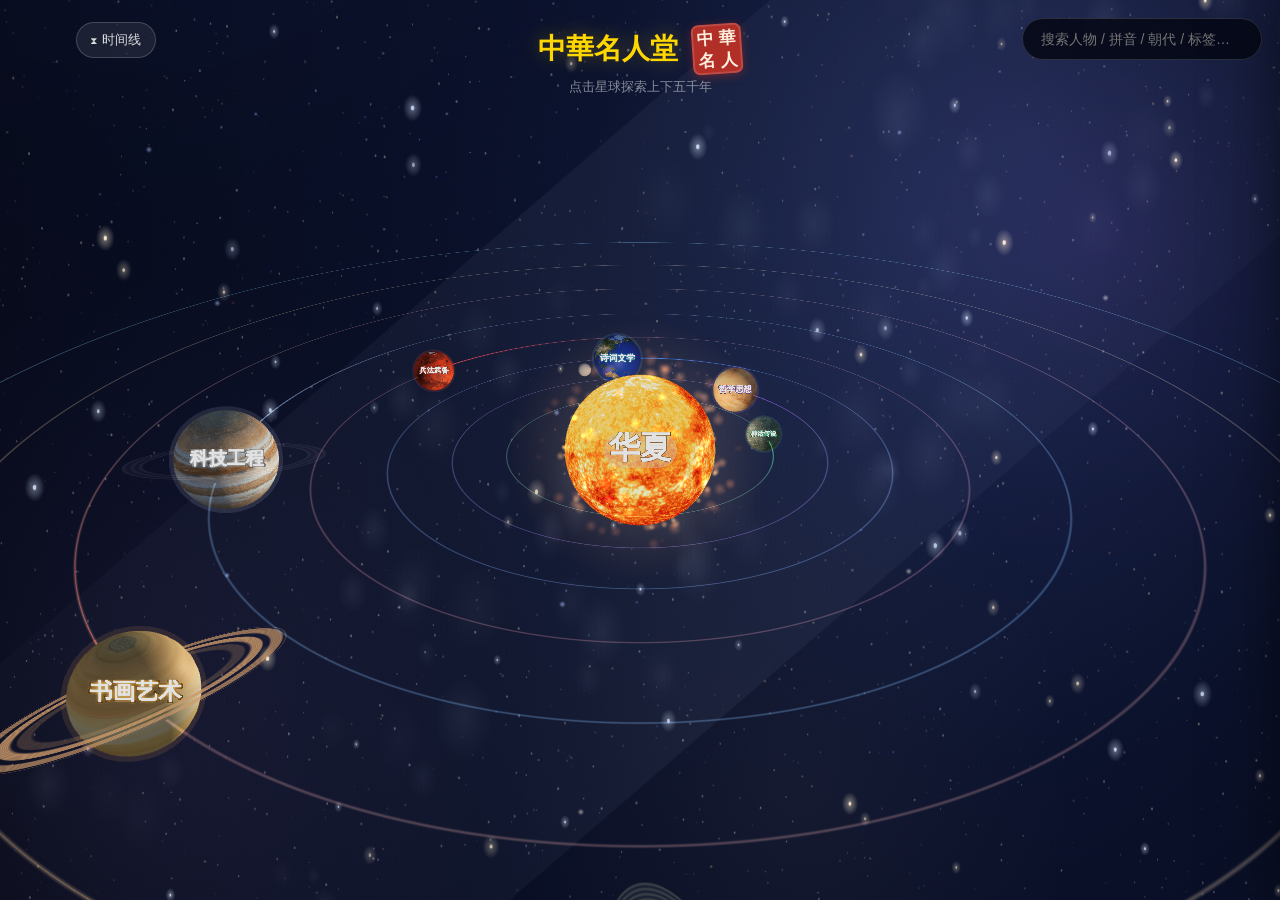
<file: index.html>
<!DOCTYPE html>
<html lang="zh-CN">
<head>
<meta charset="UTF-8">
<meta name="viewport" content="width=device-width, initial-scale=1.0, viewport-fit=cover">
<title>太阳系中華名人堂 — Celestial Mandate</title>
<!-- 字体：优先 Noto Serif/Sans SC（用户本机若已安装），否则回退系统 CJK 字体栈（见 styles/main.css）。
     已移除 Google Fonts 外链，避免国内网络超时导致首屏白屏。 -->
  <link rel="stylesheet" href="styles/main.css">
  <!-- SEO -->
  <meta name="description" content="太阳系中华名人堂 · Celestial Mandate：以三维交互星系呈现五千年中华文明 361 位杰出人物，按神话、哲学、文学、兵法、科技、艺术、政治、探索八大维度漫游。">
  <link rel="canonical" href="https://yun-ai-base.github.io/chinese-hall-of-fame/">
  <meta property="og:type" content="website">
  <meta property="og:title" content="太阳系中华名人堂 · Celestial Mandate">
  <meta property="og:description" content="五千年中华文明 361 位杰出人物的三维交互星系，按八大维度漫游。">
  <meta property="og:url" content="https://yun-ai-base.github.io/chinese-hall-of-fame/">
  <meta property="og:image" content="https://yun-ai-base.github.io/chinese-hall-of-fame/og-image.svg">
  <meta property="og:locale" content="zh_CN">
  <meta name="twitter:card" content="summary_large_image">
  <meta name="twitter:title" content="太阳系中华名人堂 · Celestial Mandate">
  <meta name="twitter:description" content="五千年中华文明 361 位杰出人物的三维交互星系。">
  <meta name="twitter:image" content="https://yun-ai-base.github.io/chinese-hall-of-fame/og-image.svg">
  <script type="application/ld+json">
  {
    "@context": "https://schema.org",
    "@type": "Dataset",
    "name": "太阳系中华名人堂",
    "description": "以三维交互星系呈现五千年中华文明 361 位杰出人物，按神话、哲学、文学、兵法、科技、艺术、政治、探索八大维度组织。",
    "url": "https://yun-ai-base.github.io/chinese-hall-of-fame/",
    "keywords": ["中华名人", "历史人物", "三维可视化", "中华文明", "知识图谱"]
  }
  </script>
  <!-- PWA -->
  <link rel="icon" href="./favicon.svg" type="image/svg+xml">
  <link rel="apple-touch-icon" href="./favicon.svg">
  <link rel="manifest" href="./manifest.webmanifest">
  <meta name="theme-color" content="#0a0e1a">
</head>
<body>
<div id="canvas-container"></div>
<div id="nav-flash"></div>
<div id="ui-overlay">
  <button id="btn-back" class="back-btn hidden" aria-label="返回上级">
    <svg width="24" height="24" viewBox="0 0 24 24" fill="none" stroke="currentColor" stroke-width="2">
      <path d="M19 12H5m7-7-7 7 7 7"/>
    </svg>
  </button>
  <button id="btn-timeline" class="tl-btn" aria-label="切换时间线视图">⧗ 时间线</button>
  <div id="title-display" class="title-display">
    <div class="brand">
      <h1 class="main-title">中華名人堂</h1>
      <div class="seal" aria-hidden="true"><span>中</span><span>華</span><span>名</span><span>人</span></div>
    </div>
    <p class="subtitle">点击星球探索上下五千年</p>
  </div>
  <div id="tooltip" class="tooltip hidden"></div>
</div>

<script type="importmap">
{
  "imports": {
    "three": "./vendor/three/three.module.js",
    "three/addons/OrbitControls.js": "./vendor/three/OrbitControls.js"
  }
}
</script>
<script type="module" src="src/main.js"></script>
</body>
</html>
</file>
<file: styles/main.css>
* { margin: 0; padding: 0; box-sizing: border-box; }

html, body {
  width: 100%; height: 100%;
  overflow: hidden;
  background: #050815;
  font-family: 'Noto Sans SC', 'PingFang SC', 'Microsoft YaHei', 'Hiragino Sans GB', sans-serif;
  color: #e0e0e0;
}

#canvas-container {
  position: fixed;
  top: 0; left: 0;
  width: 100vw; height: 100vh;
  z-index: 0;
}

#ui-overlay {
  position: fixed;
  top: 0; left: 0;
  width: 100vw; height: 100vh;
  z-index: 10;
  pointer-events: none;
}
#ui-overlay > * { pointer-events: auto; }

/* 返回按钮 */
.back-btn {
  position: fixed;
  top: 20px; left: 20px;
  width: 44px; height: 44px;
  border-radius: 50%;
  border: 1px solid rgba(255,255,255,0.2);
  background: rgba(5,8,21,0.7);
  backdrop-filter: blur(8px);
  -webkit-backdrop-filter: blur(8px);
  color: #e0e0e0;
  cursor: pointer;
  display: flex;
  align-items: center;
  justify-content: center;
  transition: all 0.3s ease;
  z-index: 100;
}
.back-btn:hover {
  border-color: rgba(255,215,0,0.6);
  background: rgba(5,8,21,0.9);
}
.back-btn.hidden { opacity: 0; pointer-events: none; }

/* 标题显示 */
.title-display {
  position: fixed;
  top: 24px;
  left: 50%;
  transform: translateX(-50%);
  text-align: center;
  z-index: 90;
  pointer-events: none;
  transition: opacity 0.5s ease;
}
.main-title {
  font-family: 'Noto Serif SC', 'Songti SC', 'STSong', 'SimSun', serif;
  font-size: 28px;
  font-weight: 700;
  color: #FFD700;
  text-shadow: 0 0 20px rgba(255,215,0,0.3);
}
.subtitle {
  font-size: 13px;
  color: rgba(255,255,255,0.5);
  margin-top: 4px;
  font-weight: 300;
}
/* 标题品牌区：题字 + 朱红印章 */
.brand {
  display: flex;
  align-items: center;
  justify-content: center;
  gap: 14px;
}
.seal {
  width: 50px;
  height: 50px;
  flex: 0 0 auto;
  display: grid;
  grid-template-columns: 1fr 1fr;
  grid-template-rows: 1fr 1fr;
  place-items: center;
  padding: 3px;
  box-sizing: border-box;
  background: #b22f28;
  border-radius: 7px;
  box-shadow: 0 2px 10px rgba(178, 47, 40, 0.45), inset 0 0 0 2px rgba(255, 255, 255, 0.14);
  transform: rotate(-4deg);
  font-family: 'Noto Serif SC', 'Songti SC', 'STSong', 'SimSun', serif;
  color: #fbeede;
  font-weight: 700;
  font-size: 17px;
  line-height: 1;
  user-select: none;
}
.seal span { display: block; }
/* 选中名人时的「第四级」头部：下移到面包屑下方，避免重叠 */
.title-display.figure-header {
  top: 56px;
}
.title-display.figure-header .main-title {
  font-size: 24px;
  color: #fff;
  text-shadow: 0 0 18px rgba(255,255,255,0.35);
}
.title-display.figure-header .subtitle {
  color: rgba(255,255,255,0.7);
}

/* 悬停提示 */
.tooltip {
  position: fixed;
  padding: 6px 14px;
  border-radius: 6px;
  background: rgba(5,8,21,0.85);
  backdrop-filter: blur(8px);
  -webkit-backdrop-filter: blur(8px);
  border: 1px solid rgba(255,255,255,0.15);
  font-size: 13px;
  color: #e0e0e0;
  white-space: nowrap;
  pointer-events: none;
  transition: opacity 0.15s ease;
  z-index: 90;
}
.tooltip.hidden { opacity: 0; }

/* 调试 FPS 计（?debug） */
#fps-meter {
  position: fixed; bottom: 12px; left: 12px; z-index: 130;
  padding: 5px 12px; border-radius: 8px;
  background: rgba(5,8,21,0.8); backdrop-filter: blur(8px);
  border: 1px solid rgba(255,255,255,0.12);
  font-family: 'Noto Sans SC', monospace; font-size: 12px; color: #9effa0;
  pointer-events: none;
}
.tooltip .sub { font-size: 11px; color: rgba(255,255,255,0.5); }

/* ===== 面包屑 ===== */
.breadcrumb {
  position: fixed;
  top: 20px;
  left: 50%;
  transform: translateX(-50%);
  z-index: 95;
  display: flex;
  align-items: center;
  gap: 6px;
  font-family: 'Noto Serif SC', 'Songti SC', 'STSong', 'SimSun', serif;
  font-size: 15px;
  pointer-events: none;
  opacity: 0;
  transition: opacity 0.4s ease;
}
.breadcrumb:not(:empty) { opacity: 1; }
.crumb-seg { color: rgba(255,255,255,0.55); }
.crumb-seg.clickable { color: #FFD700; cursor: pointer; pointer-events: auto; }
.crumb-seg.clickable:hover { text-shadow: 0 0 12px rgba(255,215,0,0.5); }
.crumb-seg.current { color: #fff; font-weight: 700; }
.crumb-sep { color: rgba(255,255,255,0.3); }

/* ===== 搜索 ===== */
.search-box {
  position: fixed;
  top: 18px;
  right: 18px;
  z-index: 96;
  display: flex;
  align-items: center;
  gap: 8px;
}
.search-toggle {
  display: none;
  width: 42px; height: 42px;
  border-radius: 50%;
  border: 1px solid rgba(255,255,255,0.18);
  background: rgba(5,8,21,0.7);
  backdrop-filter: blur(8px);
  color: #e0e0e0; cursor: pointer; font-size: 18px;
}
.search-input {
  width: 240px; opacity: 1;
  background: rgba(5,8,21,0.85);
  backdrop-filter: blur(10px);
  border: 1px solid rgba(255,255,255,0.15);
  border-radius: 22px;
  color: #e0e0e0; font-family: 'Noto Sans SC', 'PingFang SC', 'Microsoft YaHei', 'Hiragino Sans GB', sans-serif; font-size: 14px;
  height: 42px; padding: 0 18px;
  transition: width 0.3s ease, opacity 0.3s ease;
  outline: none;
}
.search-box.expanded .search-input { width: 240px; opacity: 1; }
.search-results {
  position: absolute;
  top: 50px; right: 0;
  width: 300px;
  max-height: 60vh; overflow-y: auto;
  background: rgba(5,8,21,0.95);
  backdrop-filter: blur(12px);
  border: 1px solid rgba(255,255,255,0.12);
  border-radius: 12px;
  padding: 6px;
}
.search-results.hidden { display: none; }
.search-item {
  display: flex; align-items: center; gap: 10px; width: 100%;
  background: none; border: none; cursor: pointer;
  padding: 9px 10px; border-radius: 8px; text-align: left;
  color: #e0e0e0; font-family: 'Noto Sans SC', 'PingFang SC', 'Microsoft YaHei', 'Hiragino Sans GB', sans-serif; font-size: 14px;
}
.search-item:hover { background: rgba(255,255,255,0.08); }
.search-dot { width: 9px; height: 9px; border-radius: 50%; background: var(--dim-color); flex: 0 0 auto; box-shadow: 0 0 8px var(--dim-color); }
.search-name { font-weight: 500; }
.search-name .search-highlight { color: #FFD700; font-weight: 700; background: rgba(255,215,0,0.12); border-radius: 2px; padding: 0 1px; }
.search-meta { margin-left: auto; font-size: 11px; color: rgba(255,255,255,0.45); }

/* ===== 信息面板 ===== */
.panel {
  position: fixed; top: 0; right: 0;
  width: 440px; height: 100vh;
  background: rgba(5,8,21,0.95);
  backdrop-filter: blur(18px);
  -webkit-backdrop-filter: blur(18px);
  border-left: 1px solid rgba(255,255,255,0.1);
  box-shadow: -20px 0 60px rgba(0,0,0,0.5);
  transform: translateX(105%);
  transition: transform 0.45s cubic-bezier(0.22,1,0.36,1);
  z-index: 110;
  display: flex; flex-direction: column;
}
.panel.open { transform: translateX(0); }
.panel-ambient {
  position: absolute; inset: 0; width: 100%; height: 100%;
  pointer-events: none; z-index: 0; opacity: 0;
  transition: opacity .7s ease;
}
.panel.open .panel-ambient { opacity: 1; }
.panel-handle { display: none; }
.panel-close {
  position: absolute; top: 14px; right: 14px;
  width: 34px; height: 34px; border-radius: 50%;
  border: 1px solid rgba(255,255,255,0.15);
  background: rgba(255,255,255,0.05); color: #e0e0e0;
  font-size: 20px; line-height: 1; cursor: pointer; z-index: 2;
}
.panel-close:hover { background: rgba(255,255,255,0.12); }
.panel-scroll { flex: 1; overflow-y: auto; padding: 28px 26px 60px; position: relative; z-index: 1; }
.panel-scroll::-webkit-scrollbar { width: 6px; }
.panel-scroll::-webkit-scrollbar-thumb { background: rgba(255,255,255,0.15); border-radius: 3px; }

.panel-hero { border-bottom: 1px solid rgba(255,255,255,0.08); padding-bottom: 18px; margin-bottom: 18px; }
.panel-title { font-family: 'Noto Serif SC', 'Songti SC', 'STSong', 'SimSun', serif; font-size: 30px; font-weight: 700; color: #FFD700; text-shadow: 0 0 20px rgba(255,215,0,0.25); }
.panel-sub { font-size: 13px; color: rgba(255,255,255,0.6); margin-top: 4px; }
.tag-row { display: flex; flex-wrap: wrap; gap: 6px; margin-top: 10px; }
.tag { font-size: 11px; padding: 2px 9px; border-radius: 10px; background: rgba(255,255,255,0.08); color: rgba(255,255,255,0.7); }
.tag.tag-honor { color: #FFD700; background: rgba(255,215,0,0.1); border: 1px solid rgba(255,215,0,0.28); }
.panel-lead { font-size: 14px; line-height: 1.7; color: rgba(255,255,255,0.82); margin-top: 10px; }
/* 完整传记：比摘要更舒展的排版（独立段落、舒适行高、低饱和正文色） */
.bio-text { font-size: 13px; line-height: 2.0; color: rgba(255,255,255,0.84); margin: 6px 0 0; text-align: justify; }

.block { margin-bottom: 22px; }
/* 相关人物：横向标签流（点击跳转重构星系） */
.related-row { display: flex; flex-wrap: wrap; gap: 8px; margin-top: 10px; }
/* 所属群体：徽章式标签，点击展开/收起成员 */
.group-chip {
  display: inline-flex; align-items: center; gap: 6px;
  padding: 7px 14px; border-radius: 18px;
  background: rgba(255,215,0,0.08);
  border: 1px solid rgba(255,215,0,0.35);
  color: #ffe9a8; font-size: 13px; cursor: pointer;
  transition: background 0.15s ease;
}
.group-chip:hover { background: rgba(255,215,0,0.16); }
.group-members { display: flex; flex-wrap: wrap; gap: 8px; margin-top: 10px; }
.group-members.hidden { display: none; }
.related-chip {
  display: inline-flex; align-items: baseline; gap: 6px;
  padding: 6px 12px; border-radius: 16px;
  background: rgba(255,255,255,0.07);
  border: 1px solid color-mix(in srgb, var(--dim-color, #888) 38%, transparent);
  color: rgba(255,255,255,0.88);
  font-size: 12px; cursor: pointer; transition: background 0.15s ease, transform 0.15s ease;
}
.related-chip:hover { background: rgba(255,255,255,0.14); transform: translateY(-1px); }
.related-name { font-weight: 600; }
.related-dyn { font-size: 11px; color: rgba(255,255,255,0.5); }
.block-title {
  font-family: 'Noto Serif SC', 'Songti SC', 'STSong', 'SimSun', serif; font-size: 16px; font-weight: 700;
  color: #fff; margin-bottom: 10px; padding-left: 11px;
  border-left: 3px solid #FFD700;
}
.block-list { list-style: none; }
.block-list li { font-size: 13.5px; line-height: 1.7; color: rgba(255,255,255,0.78); padding: 4px 0; border-bottom: 1px dashed rgba(255,255,255,0.06); }
.quote {
  font-family: 'Noto Serif SC', 'Songti SC', 'STSong', 'SimSun', serif; font-size: 15px; line-height: 1.9;
  color: #f2e8c8; border-left: 3px solid rgba(255,215,0,0.55);
  padding: 10px 16px 10px 20px; margin: 10px 0;
  background: linear-gradient(90deg, rgba(255,215,0,0.08), rgba(255,215,0,0.02) 70%);
  border-radius: 0 10px 10px 0; position: relative;
}
/* 经典语录：金色引号装饰，让金句成为视觉主角（传播力最强的内容） */
.quote::before {
  content: '❝'; position: absolute; left: 4px; top: 2px;
  font-size: 26px; color: rgba(255,215,0,0.45); line-height: 1;
}
/* 后世评价：冷色史评块（与语录语义区分——来自他人之口） */
.appraisal {
  font-family: 'Noto Serif SC', 'Songti SC', 'STSong', 'SimSun', serif; font-size: 13px; line-height: 1.8;
  color: #cfe0ea; border-left: 3px solid rgba(120,170,220,0.55);
  padding: 10px 14px; margin: 8px 0;
  background: rgba(120,170,220,0.06); border-radius: 0 10px 10px 0;
}

.timeline { border-left: 2px solid rgba(255,255,255,0.12); padding-left: 14px; }
.tl-item { position: relative; padding: 7px 0; }
.tl-item::before {
  content: ''; position: absolute; left: -20px; top: 12px;
  width: 9px; height: 9px; border-radius: 50%; background: #888; box-shadow: 0 0 6px #888;
}
.tl-birth::before { background: #2ECC71; box-shadow: 0 0 8px #2ECC71; }
/* 年表「同时代」横轴：事件行下方的横向参照（点击跳转） */
.tl-same { display: flex; flex-wrap: wrap; align-items: center; gap: 6px; margin-top: 4px; }
.tl-same-label { font-size: 11px; color: rgba(255,255,255,0.42); }
.tl-same-chip {
  padding: 2px 9px; border-radius: 10px; font-size: 11px;
  background: rgba(255,255,255,0.06);
  border: 1px solid color-mix(in srgb, var(--dim-color, #888) 32%, transparent);
  color: rgba(255,255,255,0.78); cursor: pointer; transition: background 0.15s ease;
}
.tl-same-chip:hover { background: rgba(255,255,255,0.14); }
/* 面板底部前后导航（移动端无键盘方向键的按钮兜底） */
.panel-nav {
  display: flex; align-items: center; gap: 10px;
  margin-top: 26px; padding-top: 14px;
  border-top: 1px solid rgba(255,255,255,0.08);
}
.panel-nav-btn {
  flex: 1; padding: 10px 8px; border-radius: 10px;
  background: rgba(255,255,255,0.06);
  border: 1px solid rgba(255,255,255,0.12);
  color: rgba(255,255,255,0.85); font-size: 13px; cursor: pointer;
  transition: background 0.15s ease;
  overflow: hidden; text-overflow: ellipsis; white-space: nowrap;
}
.panel-nav-btn:hover { background: rgba(255,255,255,0.12); }
.panel-nav-pos { flex-shrink: 0; font-size: 12px; color: rgba(255,255,255,0.45); }
.tl-death::before { background: #E74C3C; box-shadow: 0 0 8px #E74C3C; }
.tl-work::before { background: #1ABC9C; box-shadow: 0 0 8px #1ABC9C; }

/* ---------- 全局时间线视图（#8） ---------- */
/* 覆盖在 3D 星系之上（z 80：高于 canvas 0、低于返回键 100/标题 90）；独立接收指针事件 */
.timeline-view {
  position: fixed; inset: 0; z-index: 80;
  background: rgba(4, 6, 15, 0.55);   /* 半透明：深空背景仍隐约可见 */
  backdrop-filter: blur(2px);
  display: flex; flex-direction: column;
}
.timeline-view.hidden { display: none; }
.tl-head {
  padding: 14px 20px 4px; display: flex; align-items: baseline; gap: 12px;
}
/* 时间线自带返回按钮（全局返回键被时间线 overlay 盖住，需独立出口） */
.tl-exit {
  align-self: center;
  padding: 6px 12px; border-radius: 14px;
  background: rgba(255,255,255,0.08); border: 1px solid rgba(255,255,255,0.2);
  color: rgba(255,255,255,0.9); font-size: 13px; cursor: pointer;
  transition: background 0.15s ease;
}
.tl-exit:hover { background: rgba(255,255,255,0.16); }
/* 全览复位按钮（朝代聚焦放大态下出现） */
.tl-full {
  margin-left: auto; align-self: center;
  padding: 6px 12px; border-radius: 14px;
  background: rgba(255,215,0,0.1); border: 1px solid rgba(255,215,0,0.35);
  color: #ffe9a8; font-size: 13px; cursor: pointer;
  transition: background 0.15s ease;
}
.tl-full:hover { background: rgba(255,215,0,0.2); }
.tl-full.hidden { display: none; }
/* 迷你详情卡（点击人物弹出；底部居中浮层，与主产品面板同风格：圆角/半透明/模糊） */
.tl-mini {
  position: fixed; left: 50%; bottom: 26px; transform: translateX(-50%);
  z-index: 90; width: min(480px, 92vw);
  padding: 14px 18px; border-radius: 14px;
  background: rgba(10, 14, 26, 0.94);
  border: 1px solid rgba(255,255,255,0.16);
  box-shadow: 0 12px 40px rgba(0,0,0,0.5);
  backdrop-filter: blur(10px);
  animation: tl-mini-in 0.22s ease;
}
.tl-mini.hidden { display: none; }
@keyframes tl-mini-in { from { opacity: 0; transform: translateX(-50%) translateY(12px); } to { opacity: 1; transform: translateX(-50%) translateY(0); } }
.tl-mini-head { display: flex; align-items: baseline; gap: 10px; }
.tl-mini-name { font-size: 17px; font-weight: 700; font-family: 'Noto Serif SC', 'Songti SC', serif; }
.tl-mini-meta { font-size: 12px; color: rgba(255,255,255,0.55); }
.tl-mini-sum { font-size: 12.5px; line-height: 1.7; color: rgba(255,255,255,0.78); margin: 8px 0 10px; }
.tl-mini-btn {
  padding: 7px 16px; border-radius: 12px; font-size: 13px; cursor: pointer;
  background: rgba(255,215,0,0.14); border: 1px solid rgba(255,215,0,0.4);
  color: #ffe9a8; transition: background 0.15s ease;
}
.tl-mini-btn:hover { background: rgba(255,215,0,0.24); }
.tl-title { font-size: 18px; font-weight: 700; color: rgba(255,255,255,0.92); letter-spacing: 2px; }
.tl-sub { font-size: 12px; color: rgba(255,255,255,0.5); }
.tl-canvas { flex: 1; width: 100%; cursor: crosshair; }
.tl-tip {
  position: fixed; z-index: 90; pointer-events: none;
  padding: 6px 12px; border-radius: 8px;
  background: rgba(10, 14, 26, 0.92); border: 1px solid rgba(255,255,255,0.2);
  color: rgba(255,255,255,0.9); font-size: 12px; white-space: nowrap;
}
.tl-tip.hidden { display: none; }
/* 时间线切换按钮（左上角 btn-back 旁，left 76px 避开返回键；右上角为搜索框专属，互不遮挡） */
.tl-btn {
  position: absolute; top: 22px; left: 76px; z-index: 100;
  padding: 8px 14px; border-radius: 18px;
  background: rgba(255,255,255,0.08); border: 1px solid rgba(255,255,255,0.18);
  color: rgba(255,255,255,0.85); font-size: 13px; cursor: pointer;
  transition: background 0.15s ease;
}
.tl-btn:hover { background: rgba(255,255,255,0.16); }
.tl-year { display: inline-block; min-width: 64px; font-size: 12px; color: #FFD700; font-family: 'Noto Serif SC', 'Songti SC', 'STSong', 'SimSun', serif; }
.tl-event { font-size: 13.5px; color: rgba(255,255,255,0.82); }

.chip-row { display: flex; flex-wrap: wrap; align-items: center; gap: 8px; }
.chip-label { font-size: 13px; color: rgba(255,255,255,0.5); }
.chip {
  font-size: 12px; padding: 4px 12px; border-radius: 14px; cursor: pointer;
  color: var(--dim-color); border: 1px solid var(--dim-color);
  background: color-mix(in srgb, var(--dim-color) 12%, transparent);
}
.chip:hover { background: color-mix(in srgb, var(--dim-color) 28%, transparent); }

.rel-list { display: flex; flex-direction: column; gap: 6px; }
.rel-item {
  display: flex; align-items: flex-start; gap: 10px; width: 100%;
  background: rgba(255,255,255,0.04); border: 1px solid rgba(255,255,255,0.08);
  border-radius: 10px; padding: 10px 12px; cursor: pointer; text-align: left;
  color: #e0e0e0; font-family: 'Noto Sans SC', 'PingFang SC', 'Microsoft YaHei', 'Hiragino Sans GB', sans-serif; font-size: 14px;
}
.rel-in { border-left: 3px solid var(--dim-color, #FFD700); }
.rel-in:hover { background: rgba(255,255,255,0.1); }
.rel-out { border-left: 3px solid #6b7280; }
.rel-out:hover { background: rgba(255,255,255,0.08); }
.rel-main { display: flex; flex-direction: column; gap: 2px; flex: 1; min-width: 0; }
.rel-name { font-weight: 500; }
.rel-rel { font-size: 12px; color: rgba(255,255,255,0.55); }
.rel-desc { font-size: 11.5px; line-height: 1.55; color: rgba(255,255,255,0.45); margin-top: 1px; }
.rel-go { margin-left: auto; align-self: center; color: rgba(255,255,255,0.4); font-size: 16px; flex: 0 0 auto; }

/* 字号 / 别称 */
.panel-style { font-size: 13px; color: rgba(255,255,255,0.72); margin-top: 6px; font-family: 'Noto Serif SC', 'Songti SC', 'STSong', 'SimSun', serif; letter-spacing: .5px; }
.panel-style .style-label { color: rgba(255,215,0,0.72); margin-right: 5px; }

/* 代表作品 + 诗文全文块 */
.work-item { padding: 11px 0; border-bottom: 1px dashed rgba(255,255,255,0.06); }
.work-item:last-child { border-bottom: none; }
.work-head { display: flex; align-items: baseline; gap: 8px; }
.work-title { font-family: 'Noto Serif SC', 'Songti SC', 'STSong', 'SimSun', serif; font-size: 15px; font-weight: 700; color: #FFD700; }
.work-type { font-size: 11px; color: rgba(255,255,255,0.55); border: 1px solid rgba(255,255,255,0.2); border-radius: 9px; padding: 1px 8px; }
.work-summary { font-size: 13px; line-height: 1.7; color: rgba(255,255,255,0.7); margin: 5px 0 0; }
.poem {
  font-family: 'Noto Serif SC', 'Songti SC', 'STSong', 'SimSun', serif; font-size: 14.5px; line-height: 2; color: #efe9d2;
  white-space: pre-line; text-align: center; margin: 9px 0 4px;
  padding: 12px 12px; background: rgba(255,215,0,0.05); border-radius: 8px;
  border-left: 2px solid rgba(255,215,0,0.4); border-right: 2px solid rgba(255,215,0,0.4);
}

/* 地理坐标（地图联动预留） */
.geo-block { font-size: 13px; line-height: 1.85; color: rgba(255,255,255,0.78); }
.geo-place { color: rgba(255,255,255,0.85); }
.geo-coord { font-family: 'Noto Serif SC', 'Songti SC', 'STSong', 'SimSun', serif; color: rgba(255,215,0,0.82); margin: 2px 0; }
.geo-link { display: inline-block; margin-top: 4px; color: #6cc0ff; font-size: 12.5px; text-decoration: none; }
.geo-link:hover { text-decoration: underline; }

/* 关系图（可视化网络） */
.relmap { margin: 6px 0 14px; display: flex; justify-content: center; }
.relmap-canvas { max-width: 100%; cursor: pointer; }

/* 图库 */
.gallery-grid { display: grid; grid-template-columns: 1fr 1fr; gap: 10px; }
.gallery-item { margin: 0; background: rgba(255,255,255,0.04); border: 1px solid rgba(255,255,255,0.08); border-radius: 10px; overflow: hidden; }
.gallery-item img { width: 100%; height: 120px; object-fit: cover; display: block; background: rgba(255,255,255,0.06); }
.gallery-item figcaption { padding: 8px 10px; }
.gallery-item .g-title { display: block; font-size: 13px; color: #fff; font-family: 'Noto Serif SC', 'Songti SC', 'STSong', 'SimSun', serif; }
.gallery-item .g-source, .gallery-item .g-license { display: block; font-size: 11px; color: rgba(255,255,255,0.45); margin-top: 2px; }
.gallery-item .g-license-link { color: #6cc0ff; text-decoration: none; }
.gallery-item .g-license-link:hover { text-decoration: underline; }
.gallery-fallback { height: 120px; display: flex; align-items: center; justify-content: center; color: rgba(255,255,255,0.4); font-size: 13px; }
.gallery-empty { display: flex; flex-direction: column; align-items: center; gap: 8px; padding: 22px; background: rgba(255,255,255,0.03); border: 1px dashed rgba(255,255,255,0.12); border-radius: 12px; text-align: center; }
.gallery-empty-icon { font-size: 26px; opacity: 0.7; }
.gallery-empty p { font-size: 13px; color: rgba(255,255,255,0.55); line-height: 1.6; }

/* 史料整理中占位 */
.archive-pending { background: rgba(255,215,0,0.04); border: 1px solid rgba(255,215,0,0.16); border-radius: 14px; padding: 18px; text-align: center; }
.archive-icon { font-size: 30px; }
.archive-pending .block-title { border-left: none; padding-left: 0; text-align: center; color: #FFD700; }
.relmap { margin: 6px 0 14px; display: flex; justify-content: center; }
.relmap-canvas { max-width: 100%; cursor: pointer; }

.dim-grid { display: grid; grid-template-columns: 1fr 1fr; gap: 10px; margin: 18px 0; }
.dim-card {
  display: flex; flex-direction: column; gap: 4px; align-items: flex-start;
  background: rgba(255,255,255,0.04); border: 1px solid rgba(255,255,255,0.1);
  border-radius: 12px; padding: 14px; cursor: pointer; text-align: left;
  color: #e0e0e0; font-family: 'Noto Serif SC', 'Songti SC', 'STSong', 'SimSun', serif;
}
.dim-card:hover { background: color-mix(in srgb, var(--dim-color) 16%, transparent); border-color: var(--dim-color); }
.dim-dot { width: 12px; height: 12px; border-radius: 50%; background: var(--dim-color); box-shadow: 0 0 10px var(--dim-color); }
.dim-name { font-size: 16px; font-weight: 700; }
.dim-count { font-family: 'Noto Sans SC', 'PingFang SC', 'Microsoft YaHei', 'Hiragino Sans GB', sans-serif; font-size: 12px; color: rgba(255,255,255,0.5); }

.panel-actions { margin-top: 16px; }
.btn-primary {
  display: inline-block; width: 100%; text-align: center;
  background: linear-gradient(135deg, #FFD700, #FF8C42);
  color: #1a1205; font-weight: 700; font-family: 'Noto Sans SC', 'PingFang SC', 'Microsoft YaHei', 'Hiragino Sans GB', sans-serif; font-size: 14px;
  border: none; border-radius: 12px; padding: 12px; cursor: pointer; text-decoration: none;
}
.btn-primary:hover { filter: brightness(1.08); }

.cat-list { display: flex; flex-direction: column; gap: 8px; }
.cat-row { display: flex; justify-content: space-between; padding: 10px 12px; background: rgba(255,255,255,0.04); border-radius: 8px; font-size: 14px; }
.cat-name { color: #e0e0e0; }
.cat-count { color: rgba(255,255,255,0.5); font-size: 12px; }

/* ===== 加载态 ===== */
.loading {
  position: fixed; inset: 0; z-index: 200; display: flex; align-items: center; justify-content: center;
  background: rgba(5,8,21,0.4); backdrop-filter: blur(2px);
}
.loading.hidden { display: none; }
.loading-dot {
  width: 38px; height: 38px; border-radius: 50%;
  border: 3px solid rgba(255,215,0,0.25); border-top-color: #FFD700;
  animation: spin 0.9s linear infinite;
}
@keyframes spin { to { transform: rotate(360deg); } }

/* ===== 移动端适配 ===== */
@media (max-width: 767px) {
  /* 时间线在窄屏可读性差（341 点拥挤），移动端隐藏入口按钮（路由侧另有防御） */
  .tl-btn { display: none; }
  .breadcrumb { font-size: 12px; top: 14px; max-width: 70vw; flex-wrap: wrap; justify-content: center; }
  .search-box { top: 12px; right: 12px; }
  .search-toggle { display: block; }
  .search-input { width: 0; opacity: 0; padding: 0; }
  .search-box.expanded .search-input { width: 180px; opacity: 1; padding: 0 18px; }
  .search-results { width: 78vw; }
  .panel {
    top: auto; bottom: 0; right: 0; left: 0; width: 100%;
    height: 56vh; transform: translateY(105%);
    border-left: none; border-top: 1px solid rgba(255,255,255,0.1);
    border-radius: 18px 18px 0 0;
  }
  .panel.open { transform: translateY(0); }
  .panel-expanded { height: 90vh; }
  .panel-handle {
    display: block; width: 44px; height: 5px; border-radius: 3px;
    background: rgba(255,255,255,0.3); margin: 8px auto 0;
    cursor: grab;
  }
  .panel-handle:active { cursor: grabbing; }
  .panel-scroll { padding: 14px 18px 40px; -webkit-overflow-scrolling: touch; }
  .panel-title { font-size: 24px; }
  .dim-grid { grid-template-columns: 1fr; }
}

/* ===== 移动端增强：动态视口高度（避开手机地址栏） ===== */
#canvas-container, #ui-overlay { height: 100vh; height: 100dvh; }

/* ===== 层级切换「跃迁」闪屏 ===== */
#nav-flash {
  position: fixed; inset: 0; z-index: 150; pointer-events: none;
  background: radial-gradient(circle at 50% 45%, rgba(255,215,0,0.18), rgba(5,8,21,0.0) 60%);
  opacity: 0; transition: opacity 0.18s ease;
}
#nav-flash.flash { opacity: 1; }

/* ===== 搜索：维度滤镜 chips ===== */
.search-box { flex-wrap: wrap; row-gap: 6px; }
.search-filters { display: none; flex-basis: 100%; flex-wrap: wrap; gap: 5px; justify-content: flex-end; }
.search-box.expanded .search-filters { display: flex; }
.search-filter {
  font-size: 11px; padding: 3px 9px; border-radius: 11px; cursor: pointer;
  border: 1px solid rgba(255,255,255,0.18); background: rgba(5,8,21,0.6);
  color: rgba(255,255,255,0.6); font-family: 'Noto Sans SC', sans-serif; white-space: nowrap;
}
.search-filter.active { color: #1a1205; background: #FFD700; border-color: #FFD700; font-weight: 700; }
.search-filter:nth-child(1) { color: #fff; }  /* 全部 */

/* ===== 小屏（≤375px） ===== */
@media (max-width: 375px) {
  .main-title { font-size: 22px; }
  .breadcrumb { font-size: 11px; max-width: 82vw; }
  .search-results { width: 88vw; }
  .panel-scroll { padding: 12px 14px 32px; }
  .dim-grid { gap: 8px; }
  .dim-card { padding: 11px; }
}

/* ===== 横屏：避免面板/标题遮挡画面 ===== */
@media (max-width: 767px) and (orientation: landscape) {
  .panel { height: 82vh; height: 82dvh; }
  .panel-expanded { height: 96vh; height: 96dvh; }
  .title-display, .breadcrumb { top: 8px; }
  .panel-title { font-size: 20px; }
  .search-box { top: 8px; }
}

/* ===== 尊重「减少动态效果」偏好 ===== */
@media (prefers-reduced-motion: reduce) {
  .panel, #nav-flash, .breadcrumb, .search-box { transition: none !important; }
}
</file>
